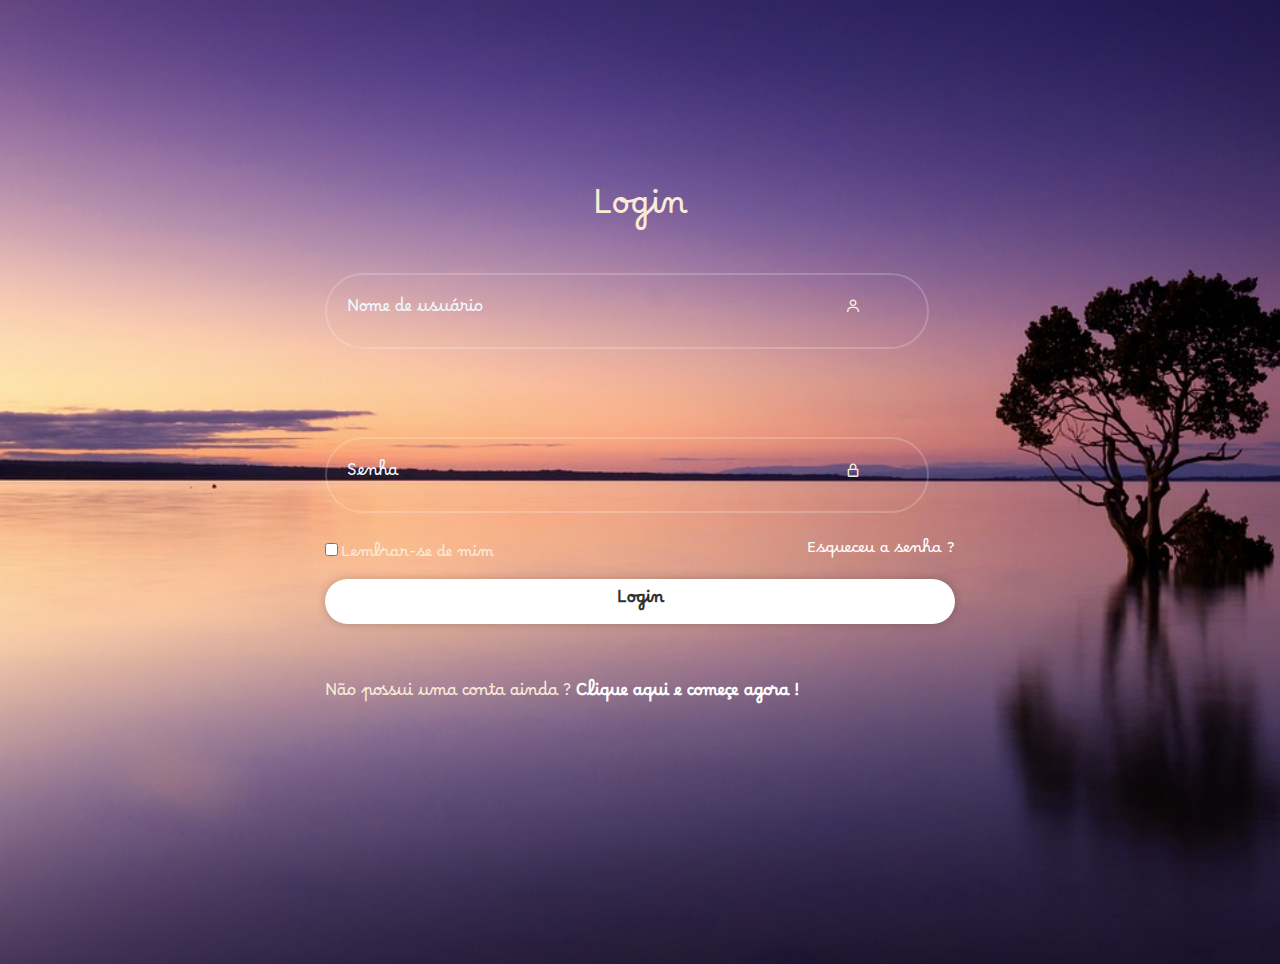
<file: index.html>
<!DOCTYPE html>
<html lang="pt-br">
<head>
    <meta charset="UTF-8">
    <meta name="viewport" content="width=device-width, initial-scale=1.0">
    <link rel="stylesheet" href="reset.css">
    <link rel="stylesheet" href="style.css">
    <link href='https://unpkg.com/boxicons@2.1.4/css/boxicons.min.css' rel='stylesheet'>
    <title>Bem vindo !</title>
</head>
<body>
    <main class="wrapper">
        <form>
            <h2>Login</h2>
            <div class="input-box">
                <input placeholder="Nome de usuário" required type="text" name="username" id="username"></label>
                <i class='bx bx-user'></i>
            </div>
            <div class="input-box">
                <input placeholder="Senha" required type="password" name="password" id="password"></label>
                <i class='bx bx-lock-alt'></i>
            </div>
            <div class="remember-forgot">
                <label for="remeber_me"><input type="checkbox" name="" id="">Lembrar-se de mim
                </label>
                <a href="#">Esqueceu a senha ?</a>
            </div>
            
            <button type="submit" class="btn">Login</button>
            <div class="register-link">
                <p>Não possui uma conta ainda ?
                    <a href="#">Clique aqui e começe agora !</a>
                </p>
            </div>
        </form>

    </main>
</body>
</html>
</file>
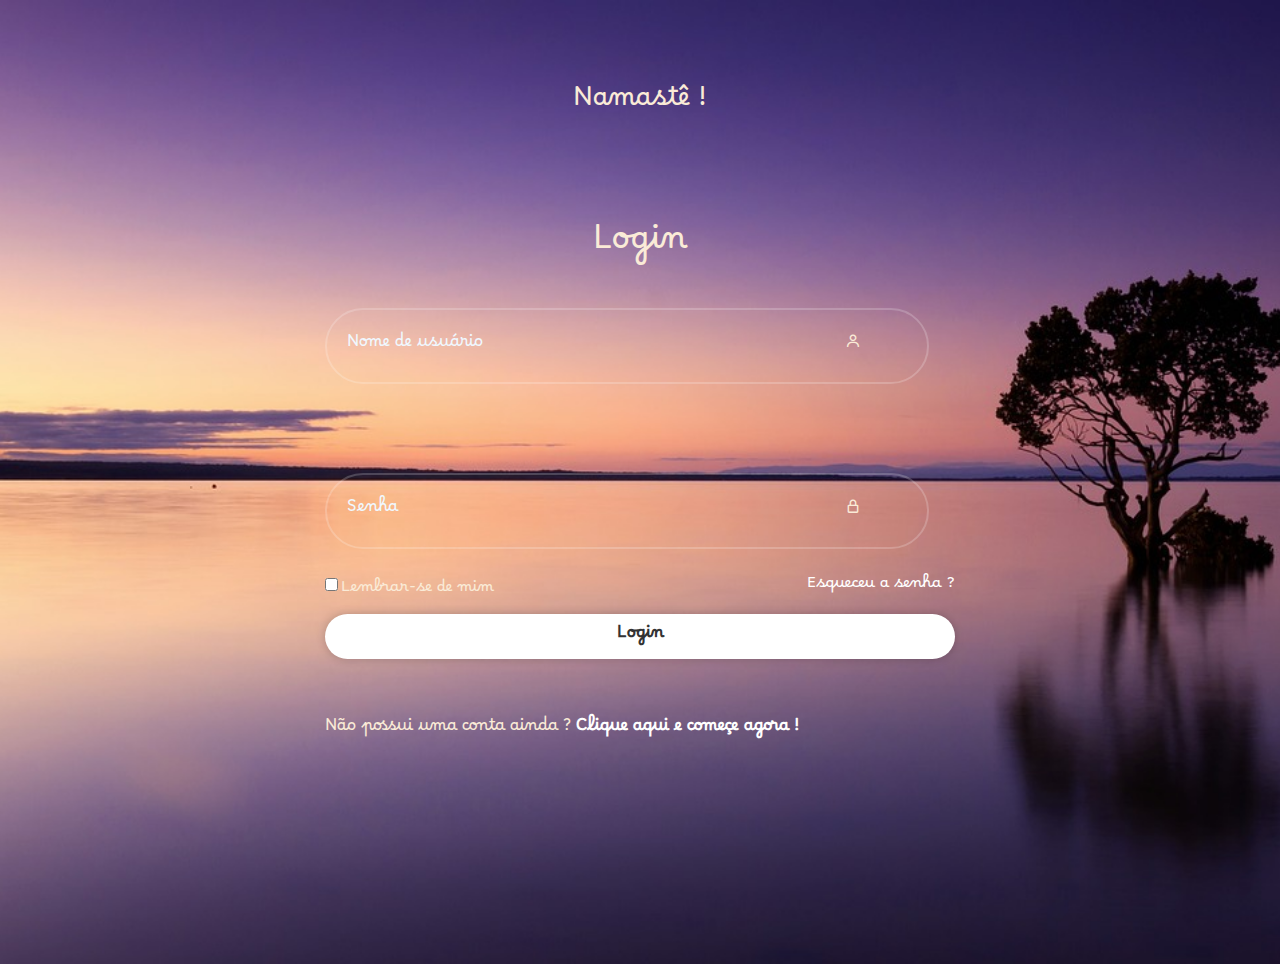
<file: home.html>
<!DOCTYPE html>
<html lang="pt-br">
<head>
    <meta charset="UTF-8">
    <meta name="viewport" content="width=device-width, initial-scale=1.0">
    <link rel="stylesheet" href="reset.css">
    <link rel="stylesheet" href="style.css">
    <link href='https://unpkg.com/boxicons@2.1.4/css/boxicons.min.css' rel='stylesheet'>
    <title>Bem vindo !</title>
</head>
<body>
    <head>
        <h1>Namastê !</h1>
    </head>
    <main class="wrapper">
        <form>
            <h2>Login</h2>
            <div class="input-box">
                <input placeholder="Nome de usuário" required type="text" name="username" id="username"></label>
                <i class='bx bx-user'></i>
            </div>
            <div class="input-box">
                <input placeholder="Senha" required type="password" name="password" id="password"></label>
                <i class='bx bx-lock-alt'></i>
            </div>
            <div class="remember-forgot">
                <label for="remeber_me"><input type="checkbox" name="" id="">Lembrar-se de mim
                </label>
                <a href="#">Esqueceu a senha ?</a>
            </div>
            
            <button type="submit" class="btn">Login</button>
            <div class="register-link">
                <p>Não possui uma conta ainda ?
                    <a href="#">Clique aqui e começe agora !</a>
                </p>
            </div>
        </form>

    </main>
</body>
</html>
</file>
<file: style.css>
@import url('https://fonts.googleapis.com/css2?family=Borel&family=Kdam+Thmor+Pro&display=swap');


* {
    margin: 0;
    padding: 0;
    box-sizing: border-box;
    font-family: 'borel', 'sans-serif';
}

body {
    display: flex;
    flex-direction: column;
    align-items: center;
    justify-content: center;
    background: url(sunset.jpg) no-repeat;
    background-size: cover;
    background-position: center;
    min-height: 100vh;
    row-gap: 5vh;
    padding-bottom: 10%;
    margin-top: 5%;
}

h1 {
    font-size: 1.6em;
    font-family: 'borel', 'sans-serif';
}

h1, h2 {
    color: antiquewhite;
}

form {
    padding: 6%;
    display: flex;
    flex-direction: column;
    row-gap: 3%;
}


.wrapper {
    width: 60%;
    display: flex;
    flex-direction: column;
    border: #fff;
    background-color: transparent;
    color: antiquewhite;
    padding: 2%;
}

.wrapper h2 {
    font-size: 32px;
    text-align: center;
}

.wrapper .input-box {
    column-gap: 10px;
    display: flex;
    width: 100%;
    height: 15%;
    margin: 7% 0;
}

.input-box input {
    width: 100%;
    height: 100%;
    background: transparent;
    border: none;
    outline: none;
    border: 2px solid rgba(255, 255, 255, .2);
    border-radius: 40px;
    font-size: 16px;
    color: antiquewhite;
    padding: 20px 20px 20px 20px;
}

.input-box input::placeholder {
    color: aliceblue;
}

.input-box i {
    position: relative;
    right: 15%;
    top: 25px;
}

.wrapper .remember-forgot {
    margin-top: 3%;
    display: flex;
    justify-content: space-between;
    font-size: 14.5px;
    margin: -15px 0 15px;
    text-align: center;
    align-items: center;
}

.remember-forgot label input {
    accent-color: #fff;
    margin-right: 3px;
}

.remember-forgot a {
    color: #fff;
    text-decoration: none;
}

.remember-forgot a:hover {
    text-decoration: underline;
}

.wrapper .btn {
    width: 100%;
    height: 45px;
    background-color: #fff;
    border: none;
    outline: none;
    border-radius:40px ;
    box-shadow: 0 0 10px rgba(0, 0, 0, .2);
    cursor: pointer;
    font-size: 16px;
    color: #333;
    font-weight: 600;
}

.register-link {
    margin-top: 10%;
}

.wrapper .register-link p a {
    color: #fff;
    text-decoration: none;
    font-weight: 600;
}

.register-link p a:hover {
    text-decoration: underline;
}

@media screen and (max-width:1200) {

    .wrapper {
        width: 60%;
        display: flex;
        flex-direction: column;
        border: #fff;
        background-color: transparent;
        color: antiquewhite;
        padding: 2%;
    }
    
    .wrapper h2 {
        font-size: 32px;
        text-align: center;
    }
    
    .wrapper .input-box {
        column-gap: 10px;
        display: flex;
        width: 100%;
        height: 15%;
        margin: 7% 0;
    }
    
    .input-box input {
        width: 100%;
        height: 100%;
        background: transparent;
        border: none;
        outline: none;
        border: 2px solid rgba(255, 255, 255, .2);
        border-radius: 40px;
        font-size: 16px;
        color: antiquewhite;
        padding: 20px 20px 20px 20px;
    }
    
    .input-box input::placeholder {
        color: aliceblue;
    }
    
    .input-box i {
        position: relative;
        right: 15%;
        top: 25px;
    }
    
    .wrapper .remember-forgot {
        margin-top: 3%;
        display: flex;
        justify-content: space-between;
        font-size: 14.5px;
        margin: -15px 0 15px;
        text-align: center;
        align-items: center;
    }
    
    .remember-forgot label input {
        accent-color: #fff;
        margin-right: 3px;
    }
    
    .remember-forgot a {
        color: #fff;
        text-decoration: none;
    }
    
    .remember-forgot a:hover {
        text-decoration: underline;
    }
    
    .wrapper .btn {
        width: 100%;
        height: 45px;
        background-color: #fff;
        border: none;
        outline: none;
        border-radius:40px ;
        box-shadow: 0 0 10px rgba(0, 0, 0, .2);
        cursor: pointer;
        font-size: 16px;
        color: #333;
        font-weight: 600;
    }
    
    .register-link {
        margin-top: 10%;
    }
    
    .wrapper .register-link p a {
        color: #fff;
        text-decoration: none;
        font-weight: 600;
    }
    
    .register-link p a:hover {
        text-decoration: underline;
    }
}


@media screen and (max-width:470px){
    .wrapper {
        width: 90%;
    }
}

@media screen  and (max-width:320px){
    .wrapper {
        width: 100%;
    }
}
</file>
